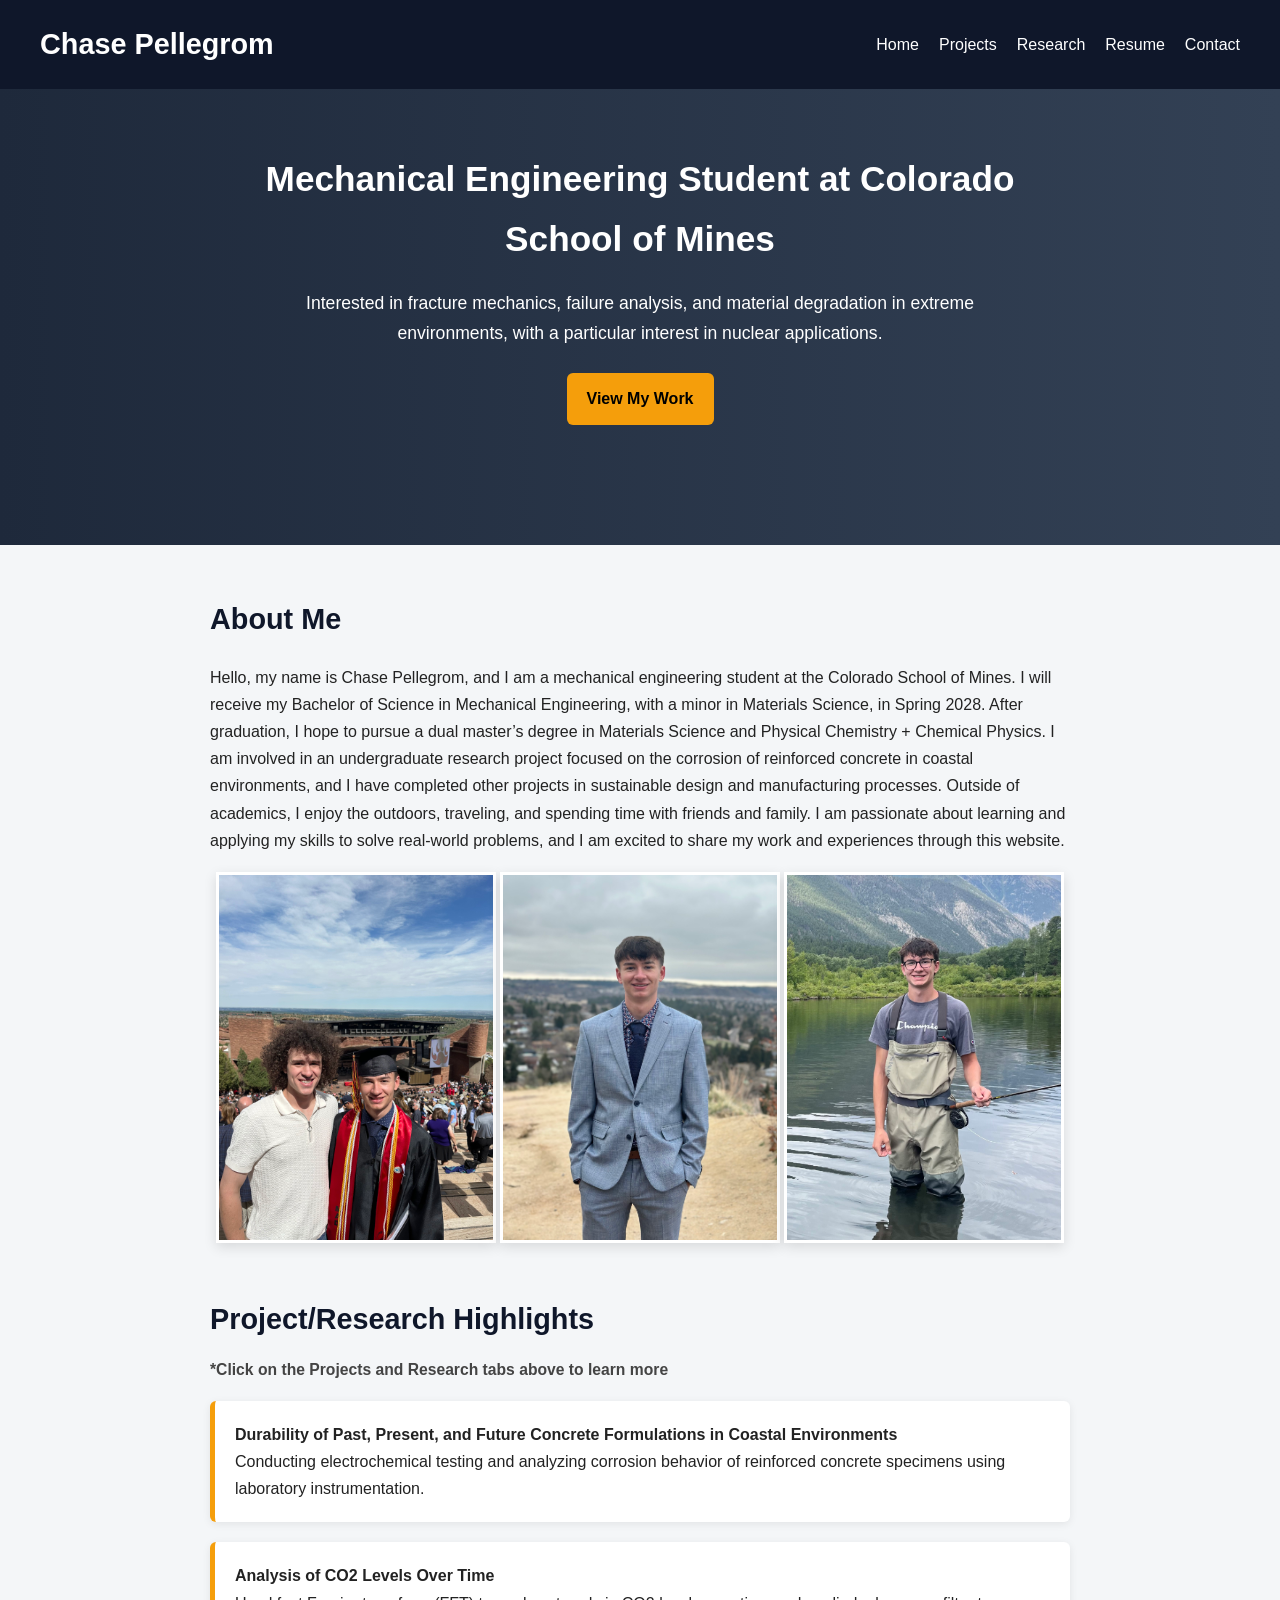
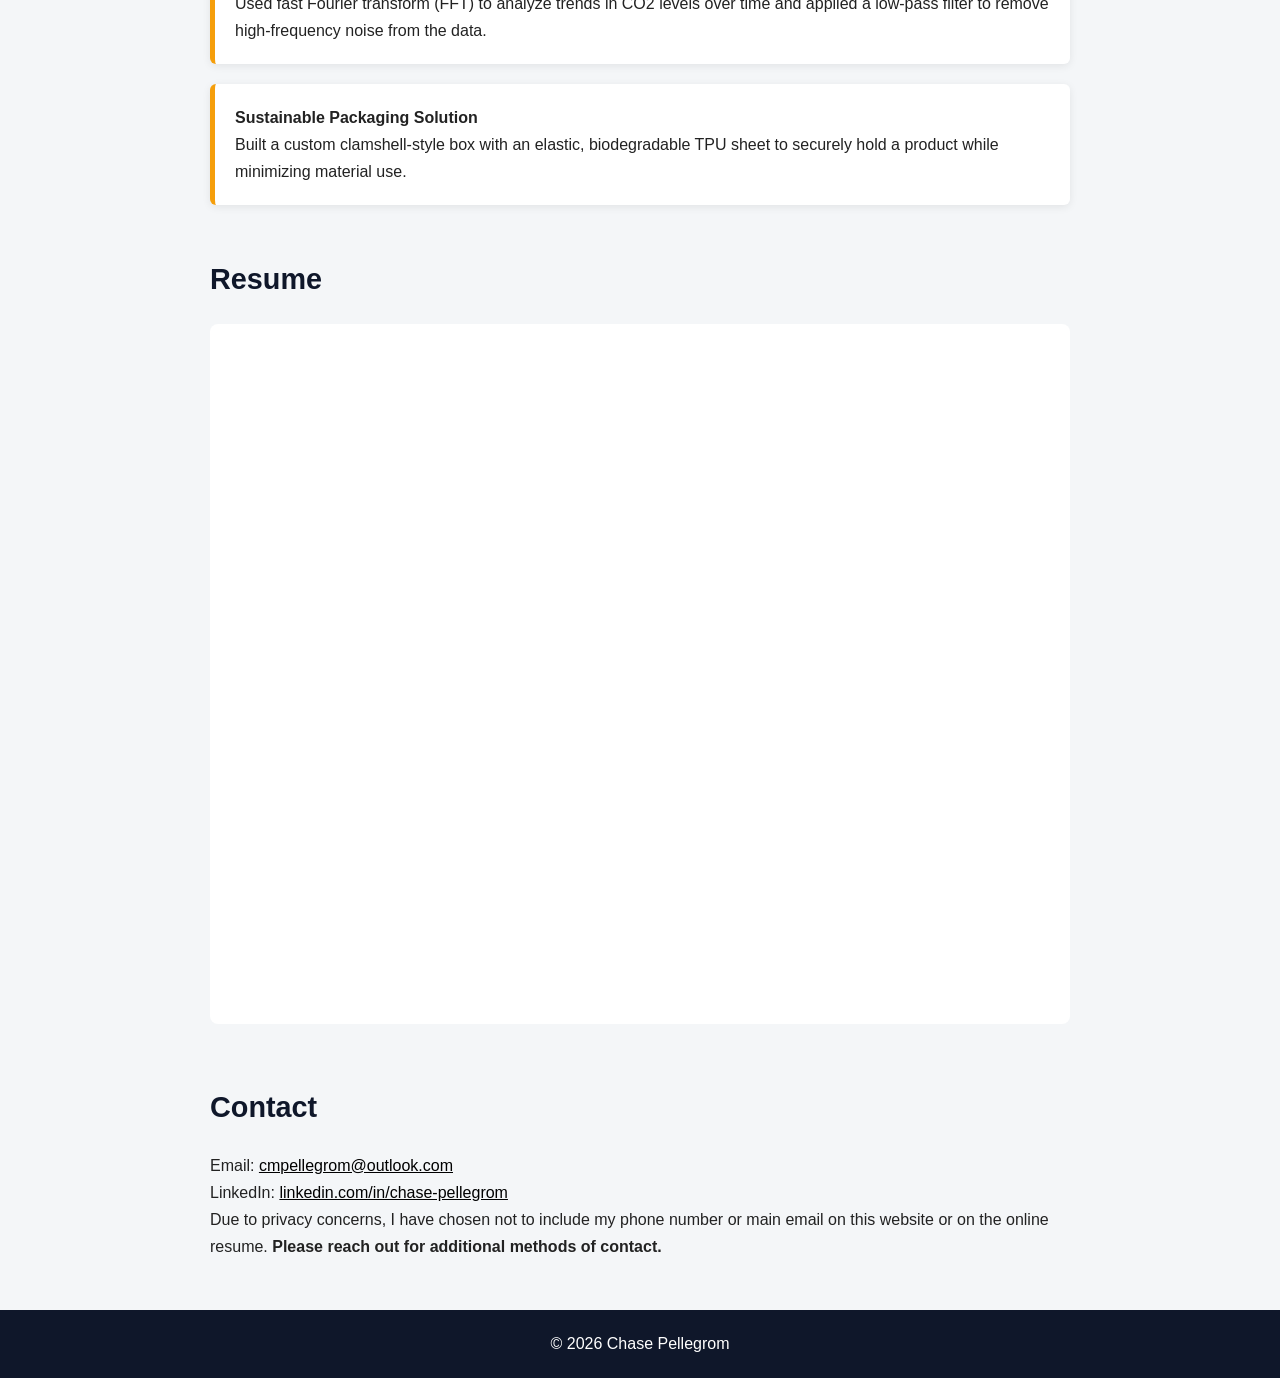
<file: index.html>
<!DOCTYPE html>
<html lang="en">
  <head>
    <meta charset="UTF-8" />
    <meta name="viewport" content="width=device-width, initial-scale=1.0" />
    <title>Chase Pellegrom | Mechanical Engineering Student</title>
    <link rel="stylesheet" href="style.css" />
  </head>
  <body>
    <header class="hero">
      <nav class="navbar">
        <h1>Chase Pellegrom</h1>
        <ul class="nav-links">
          <li><a href="index.html">Home</a></li>
          <li><a href="projects.html">Projects</a></li>
          <li><a href="research.html">Research</a></li>
          <li><a href="index.html#resume">Resume</a></li>
          <li><a href="index.html#contact">Contact</a></li>
        </ul>
      </nav>

      <div class="hero-content">
        <h2>Mechanical Engineering Student at Colorado School of Mines</h2>
        <p>
          Interested in fracture mechanics, failure analysis, and material
          degradation in extreme environments, with a particular interest in
          nuclear applications.
        </p>
        <a class="button" href="index.html#highlights-card">View My Work</a>
      </div>
    </header>

    <main>
      <section id="about" class="section">
        <h3>About Me</h3>
        <p>
          Hello, my name is Chase Pellegrom, and I am a mechanical engineering
          student at the Colorado School of Mines. I will receive my Bachelor
          of Science in Mechanical Engineering, with a minor in Materials
          Science, in Spring 2028. After graduation, I hope to pursue a dual
          master’s degree in Materials Science and Physical Chemistry + Chemical
          Physics. I am involved in an undergraduate research project focused on
          the corrosion of reinforced concrete in coastal environments, and I
          have completed other projects in sustainable design and manufacturing
          processes. Outside of academics, I enjoy the outdoors, traveling, and
          spending time with friends and family. I am passionate about learning
          and applying my skills to solve real-world problems, and I am excited
          to share my work and experiences through this website.
        </p>

        <div class="profile-container">
          <img
            src="assets/graduation.jpg"
            alt="Photo of Chase Pellegrom"
            class="profile-photo"
          />
          <img
            src="assets/profile.jpg"
            alt="Photo of Chase Pellegrom"
            class="profile-photo"
          />
          <img
            src="assets/flyfishing.jpg"
            alt="Photo of Chase Pellegrom fly fishing"
            class="profile-photo"
          />
        </div>
      </section>

      <section id="highlights-card" class="section">
        <h3 class="header-fit-subtext">Project/Research Highlights</h3>
        <h5 class="subtext">
          *Click on the Projects and Research tabs above to learn more
        </h5>

        <div class="highlights-card">
          <h4>
            Durability of Past, Present, and Future Concrete Formulations in
            Coastal Environments
          </h4>
          <p>
            Conducting electrochemical testing and analyzing corrosion behavior
            of reinforced concrete specimens using laboratory instrumentation.
          </p>
        </div>

        <div class="highlights-card">
          <h4>Analysis of CO2 Levels Over Time</h4>
          <p>
            Used fast Fourier transform (FFT) to analyze trends in CO2 levels
            over time and applied a low-pass filter to remove high-frequency
            noise from the data.
          </p>
        </div>

        <div class="highlights-card">
          <h4>Sustainable Packaging Solution</h4>
          <p>
            Built a custom clamshell-style box with an elastic, biodegradable
            TPU sheet to securely hold a product while minimizing material use.
          </p>
        </div>
      </section>

      <section id="resume" class="section">
        <h3>Resume</h3>
        <iframe
          src="Pellegrom C. Resume.pdf"
          width="100%"
          height="700"
          title="Resume (PDF)"
        ></iframe>
      </section>

      <section id="contact" class="section">
        <h3>Contact</h3>
        <p>
          Email:
          <a href="mailto:cmpellegrom@outlook.com">cmpellegrom@outlook.com</a>
        </p>
        <p>
          LinkedIn:
          <a
            href="https://www.linkedin.com/in/chase-pellegrom"
            target="_blank"
            rel="noopener noreferrer"
            >linkedin.com/in/chase-pellegrom</a
          >
        </p>
        <p>
          Due to privacy concerns, I have chosen not to include my phone number
          or main email on this website or on the online resume.
          <strong>Please reach out for additional methods of contact.</strong>
        </p>
      </section>
    </main>

    <footer>
      <p>© 2026 Chase Pellegrom</p>
    </footer>
  </body>
</html>
</file>
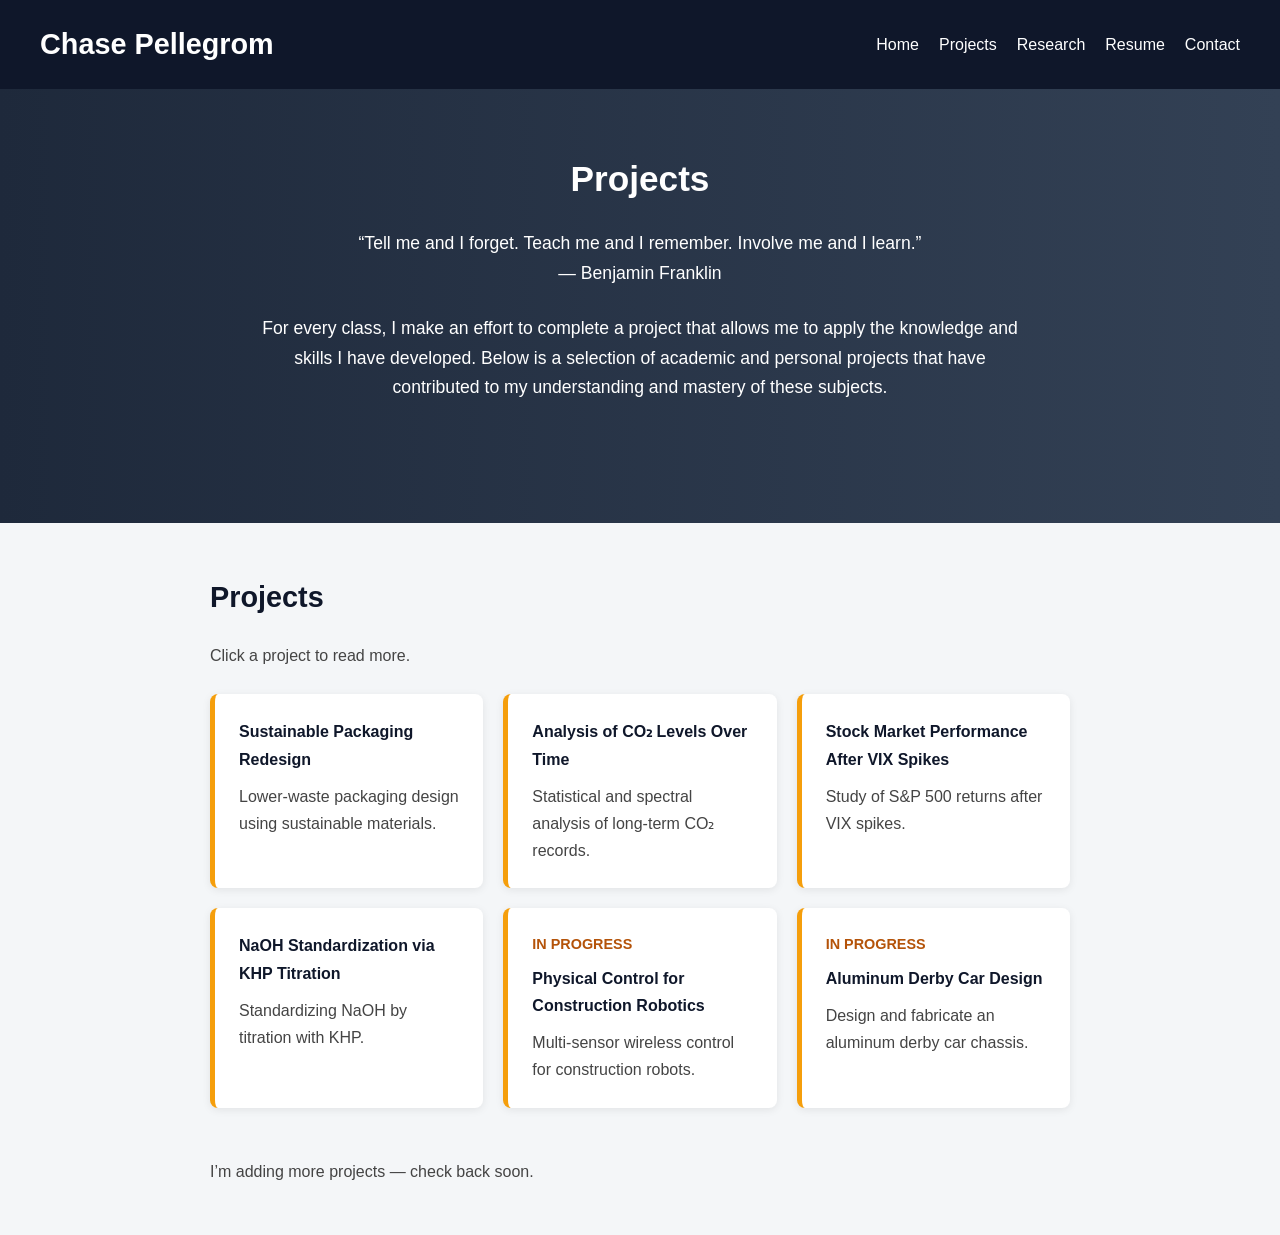
<file: projects.html>
<!DOCTYPE html>
<html lang="en">
  <head>
    <meta charset="UTF-8" />
    <meta name="viewport" content="width=device-width, initial-scale=1.0" />
    <title>Projects | Chase Pellegrom</title>
    <link rel="stylesheet" href="style.css" />
    <script src="script.js" defer></script>
  </head>

  <body>
    <header class="hero">
      <nav class="navbar">
        <h1>Chase Pellegrom</h1>
        <ul class="nav-links">
          <li><a href="index.html">Home</a></li>
          <li><a href="projects.html">Projects</a></li>
          <li><a href="research.html">Research</a></li>
          <li><a href="index.html#resume">Resume</a></li>
          <li><a href="index.html#contact">Contact</a></li>
        </ul>
      </nav>

      <div class="hero-content">
        <h2>Projects</h2>
        <p>
          “Tell me and I forget. Teach me and I remember. Involve me and I
          learn.”
          <br />
          — Benjamin Franklin
        </p>

        <p>
          For every class, I make an effort to complete a project that allows me
          to apply the knowledge and skills I have developed. Below is a
          selection of academic and personal projects that have contributed to
          my understanding and mastery of these subjects.
        </p>
      </div>
    </header>

    <main>
      <section id="projects" class="section">
        <h3>Projects</h3>
        <p class="section-intro">Click a project to read more.</p>

        <div class="projects-grid">
          <div
            class="project-card"
            onclick="openModal(
              'Sustainable Packaging Redesign',
              'As recycling practices function today, less than 5% of plastic waste is recycled, while 86% ends up in landfills, much of it from non-biodegradable packaging materials. The team set out to design a solution that would reduce the waste produced by these materials. This project involved stakeholder interviews, field research, identifying key components and subsystems, CAD design drafts, risk mitigation, and concept validation.',
              'projects-page/Pellegrom C. Sustainable Packaging Redesign.pdf'
            )"
          >
            <h4>Sustainable Packaging Redesign</h4>
            <p>Lower-waste packaging design using sustainable materials.</p>
          </div>

          <div
            class="project-card"
            onclick="openModal(
              'Analysis of CO₂ Levels Over Time',
              'Analyzed the Mauna Loa CO₂ record (1958–present) using fast Fourier transform (FFT) and regression to evaluate whether atmospheric CO₂ growth is linear or quadratic. Tasks included data cleaning, spectral analysis, model fitting, and hypothesis testing.',
              'projects-page/Pellegrom C. Analysis of CO2 Levels Over Time.pdf'
            )"
          >
            <h4>Analysis of CO₂ Levels Over Time</h4>
            <p>Statistical and spectral analysis of long-term CO₂ records.</p>
          </div>

          <div
            class="project-card"
            onclick="openModal(
              'Stock Market Performance After VIX Spikes',
              'Examined stock returns after significant VIX spikes to identify typical short- and medium-term patterns. Methodology included event selection, return calculations, bootstrap tests, and interpretation of market behavior.',
              'projects-page/Pellegrom C. Stock Market Performance After VIX Spikes.pdf',
              'projects-page/Pellegrom C. Stock Market Performance After VIX Spikes.zip'
            )"
          >
            <h4>Stock Market Performance After VIX Spikes</h4>
            <p>Study of S&amp;P 500 returns after VIX spikes.</p>
          </div>

          <div
            class="project-card"
            onclick="openModal(
              'NaOH Standardization via KHP Titration',
              'Laboratory standardization of NaOH using KHP as a primary standard, including titration data, calculations, and uncertainty analysis. A full report for this project will be available soon.'
            )"
          >
            <h4>NaOH Standardization via KHP Titration</h4>
            <p>Standardizing NaOH by titration with KHP.</p>
          </div>

          <div
            class="project-card"
            onclick="openModal(
              'Physical Control for Construction Robotics',
              'Design and implement distributed control for construction robotics, focusing on real-time wireless sensing, coordination, and actuation in simulated environments. This project is in progress, and a full report will be available when it is complete.'
            )"
          >
            <h5><b>IN PROGRESS</b></h5>
            <h4>Physical Control for Construction Robotics</h4>
            <p>Multi-sensor wireless control for construction robots.</p>
          </div>

          <div
            class="project-card"
            onclick="openModal(
              'Aluminum Derby Car Design',
              'Developed chassis geometry, fastening strategies, and a manufacturing plan with attention to geometry, manufacturability, and assembly tradeoffs. This project is in progress, and a full report will be available when it is complete.'
            )"
          >
            <h5><b>IN PROGRESS</b></h5>
            <h4>Aluminum Derby Car Design</h4>
            <p>Design and fabricate an aluminum derby car chassis.</p>
          </div>
        </div>
      </section>

      <section class="section">
        <p class="section-intro">I’m adding more projects — check back soon.</p>
      </section>
    </main>

    <div
      id="projectModal"
      class="modal"
      onclick="closeModal(event)"
      aria-hidden="true"
    >
      <div class="modal-content">
        <span class="close-button" onclick="closeModal()" aria-label="Close modal"
          >&times;</span
        >
        <h3 id="modalTitle"></h3>
        <p id="modalDescription"></p>

        <div class="modal-buttons">
          <a
            id="modalPdfLink"
            class="modal-button"
            href="#"
            target="_blank"
            rel="noopener noreferrer"
            style="display: none;"
          >
            Read full report
          </a>

          <a
            id="modalZipLink"
            class="modal-button"
            href="#"
            download
            style="display: none;"
          >
            Download project files
          </a>
        </div>
      </div>
    </div>
  </body>
</html>
</file>
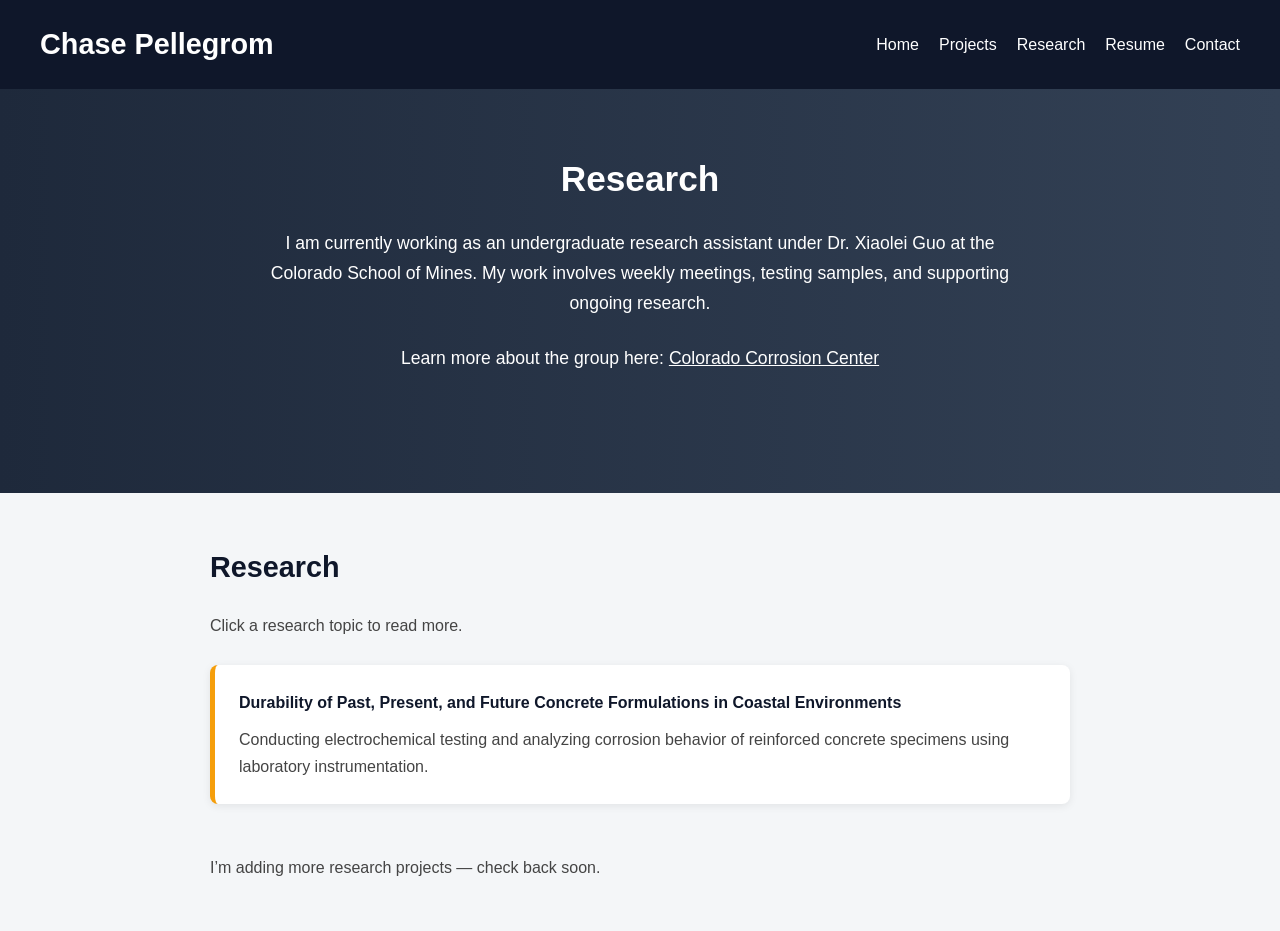
<file: research.html>
<!DOCTYPE html>
<html lang="en">
  <head>
    <meta charset="UTF-8" />
    <meta name="viewport" content="width=device-width, initial-scale=1.0" />
    <title>Research | Chase Pellegrom</title>
    <link rel="stylesheet" href="style.css" />
    <script src="script.js" defer></script>
  </head>

  <body>
    <header class="hero">
      <nav class="navbar">
        <h1>Chase Pellegrom</h1>
        <ul class="nav-links">
          <li><a href="index.html">Home</a></li>
          <li><a href="projects.html">Projects</a></li>
          <li><a href="research.html">Research</a></li>
          <li><a href="index.html#resume">Resume</a></li>
          <li><a href="index.html#contact">Contact</a></li>
        </ul>
      </nav>

      <div class="hero-content">
        <h2>Research</h2>
        <p>
          I am currently working as an undergraduate research assistant under
          Dr. Xiaolei Guo at the Colorado School of Mines. My work involves
          weekly meetings, testing samples, and supporting ongoing research.
        </p>
        <p>
          Learn more about the group here:
          <a
            href="https://sites.google.com/view/colorado-corrosion-center"
            target="_blank"
            rel="noopener noreferrer"
            class="special-link"
            >Colorado Corrosion Center</a
          >
        </p>
      </div>
    </header>

    <main>
      <section id="research" class="section">
        <h3>Research</h3>
        <p class="section-intro">Click a research topic to read more.</p>

        <div class="projects-grid">
          <div
            class="project-card"
            onclick="openModal(
              'Durability of Past, Present, and Future Concrete Formulations in Coastal Environments',
              'Coastal infrastructure faces escalating risks from climate-driven sea-level rise and more frequent flooding, challenging the longevity of conventional building materials. Ensuring the durability of concrete under these harsh, cyclic exposure conditions is essential for resilient, sustainable design. The goal of this project is to evaluate the corrosion resistance of both historical and modern concrete mixtures, including those formulated with ordinary Portland cement and emerging next-generation binders, under laboratory-simulated coastal environments that replicate rising seas and recurrent inundation.'
            )"
          >
            <h4>
              Durability of Past, Present, and Future Concrete Formulations in
              Coastal Environments
            </h4>
            <p>
              Conducting electrochemical testing and analyzing corrosion
              behavior of reinforced concrete specimens using laboratory
              instrumentation.
            </p>
          </div>
        </div>
      </section>

      <section class="section">
        <p class="section-intro">
          I’m adding more research projects — check back soon.
        </p>
      </section>
    </main>

    <div
      id="projectModal"
      class="modal"
      onclick="closeModal(event)"
      aria-hidden="true"
    >
      <div class="modal-content">
        <span class="close-button" onclick="closeModal()" aria-label="Close modal"
          >&times;</span
        >
        <h3 id="modalTitle"></h3>
        <p id="modalDescription"></p>
      </div>
    </div>
  </body>
</html>
</file>
<file: style.css>
* {
  box-sizing: border-box;
  margin: 0;
  padding: 0;
}

body {
  font-family: "IBM Plex Sans", sans-serif;
  line-height: 1.7;
  background-color: #f4f6f8;
  color: #222;
}

.navbar {
  display: flex;
  justify-content: space-between;
  align-items: center;
  flex-wrap: wrap;
  gap: 16px;
  padding: 20px 40px;
  background-color: #0f172a;
  color: white;
}

.navbar h1 {
  font-size: 1.8rem;
}

.nav-links {
  display: flex;
  flex-wrap: wrap;
  list-style: none;
  gap: 20px;
}

.nav-links a {
  color: white;
  text-decoration: none;
}

.nav-links a:hover,
.nav-links a:focus {
  text-decoration: underline;
}

a {
  color: black;
}

.special-link {
  color: #ffffff;
}

.special-link:hover,
.special-link:focus {
  color: #ffffff;
  text-decoration: underline;
}

.hero {
  background: linear-gradient(to right, #1e293b, #334155);
  color: white;
  padding-bottom: 60px;
}

.hero-content {
  max-width: 800px;
  margin: 60px auto;
  padding: 0 20px;
  text-align: center;
}

.hero-content h2 {
  font-size: 2.2rem;
  margin-bottom: 20px;
}

.hero-content p {
  font-size: 1.1rem;
  margin-bottom: 25px;
}

.button {
  display: inline-block;
  padding: 12px 20px;
  background-color: #f59e0b;
  color: black;
  text-decoration: none;
  border-radius: 6px;
  font-weight: bold;
}

.button:hover,
.button:focus {
  background-color: #d97706;
}

.section {
  max-width: 900px;
  margin: 50px auto;
  padding: 0 20px;
}

.section-fit-subtext {
  max-width: 900px;
  margin: 50px auto;
  padding: 0 20px;
}

.section h3 {
  margin-bottom: 20px;
  font-size: 1.8rem;
  color: #0f172a;
}

.section-intro {
  margin-bottom: 25px;
  color: #444;
}

.highlights-card,
.project-card {
  background-color: white;
  border-left: 5px solid #f59e0b;
  box-shadow: 0 2px 8px rgba(0, 0, 0, 0.08);
}

.highlights-card {
  margin-bottom: 20px;
  padding: 20px;
  border-radius: 6px;
}

.header-fit-subtext {
  margin-top: 0;
  margin-bottom: 0;
  color: #0f172a;
  font-size: 1.8rem;
  line-height: 1.3;
}

.subtext {
  margin-top: 6px;
  margin-bottom: 20px;
  color: #444;
  font-size: 0.98rem;
  line-height: 1.4;
}

.projects-grid {
  display: grid;
  grid-template-columns: repeat(auto-fit, minmax(250px, 1fr));
  gap: 20px;
}

.project-card {
  padding: 24px;
  border-radius: 8px;
  cursor: pointer;
  transition: transform 0.2s ease, box-shadow 0.2s ease;
}

.project-card:hover {
  transform: scale(1.03);
  box-shadow: 0 6px 18px rgba(0, 0, 0, 0.15);
}

.project-card h4 {
  margin-bottom: 10px;
  color: #0f172a;
}

.project-card h5 {
  margin-bottom: 8px;
  color: #b45309;
  font-size: 0.9rem;
}

.project-card p {
  color: #444;
}

iframe {
  border: none;
  border-radius: 8px;
  background-color: white;
}

footer {
  margin-top: 40px;
  padding: 20px;
  text-align: center;
  background-color: #0f172a;
  color: white;
}

.modal {
  display: none;
  position: fixed;
  z-index: 1000;
  inset: 0;
  width: 100%;
  height: 100%;
  overflow-y: auto;
  background-color: rgba(0, 0, 0, 0.6);
}

.modal-content {
  position: relative;
  width: min(80%, 700px);
  margin: 10vh auto;
  padding: 30px;
  background-color: white;
  border-radius: 10px;
  box-shadow: 0 8px 24px rgba(0, 0, 0, 0.25);
  animation: popIn 0.2s ease;
}

.modal-content h3 {
  margin-bottom: 15px;
  color: #0f172a;
}

.modal-content p {
  color: #444;
}

.close-button {
  position: absolute;
  top: 12px;
  right: 18px;
  font-size: 28px;
  line-height: 1;
  cursor: pointer;
}

.modal-buttons {
  display: flex;
  flex-wrap: wrap;
  gap: 12px;
  margin-top: 20px;
}

.modal-button {
  display: inline-block;
  padding: 12px 20px;
  background-color: #f59e0b;
  color: black;
  text-decoration: none;
  border-radius: 6px;
  font-weight: bold;
  transition: background-color 0.2s ease, transform 0.2s ease;
}

.modal-button:hover,
.modal-button:focus {
  background-color: #d97706;
  transform: translateY(-1px);
}

.profile-container {
  margin-top: 18px;
  text-align: center;
}

.profile-photo {
  width: 280px;
  max-width: 40%;
  height: auto;
  border: 3px solid #fff;
  box-shadow: 0 4px 12px rgba(0, 0, 0, 0.12);
}

@keyframes popIn {
  from {
    transform: scale(0.92);
    opacity: 0;
  }

  to {
    transform: scale(1);
    opacity: 1;
  }
}

@media (max-width: 700px) {
  .navbar {
    padding: 20px;
  }

  .hero-content {
    margin: 40px auto;
  }

  .hero-content h2 {
    font-size: 1.8rem;
  }

  .profile-photo {
    max-width: 100%;
    width: 100%;
    margin-bottom: 16px;
  }

  .modal-content {
    width: 92%;
    margin: 6vh auto;
    padding: 24px;
  }
}
</file>
